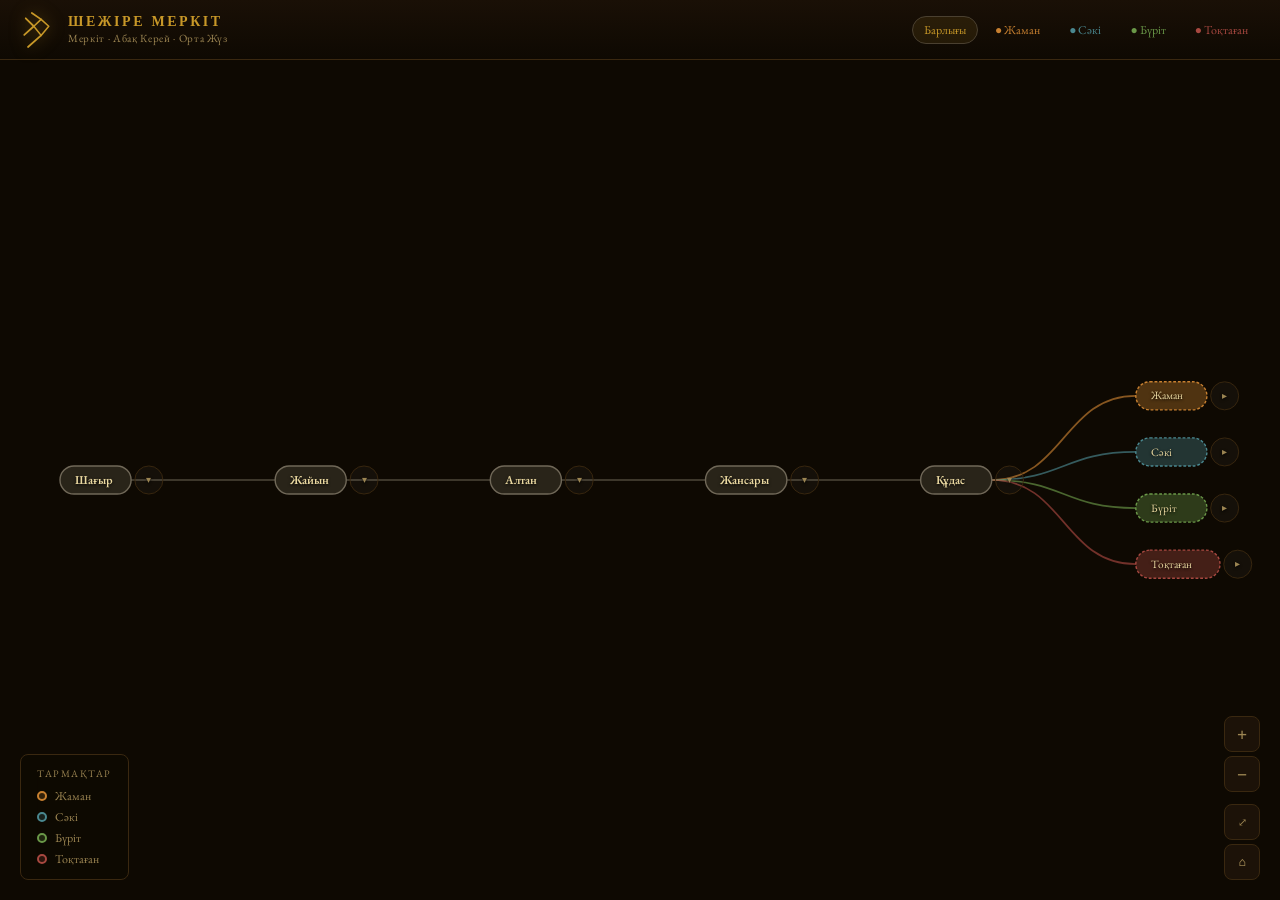
<file: index.html>
<!DOCTYPE html>
<html lang="kk">
<head>
<meta charset="UTF-8">
<meta name="viewport" content="width=device-width, initial-scale=1.0, maximum-scale=1.0, user-scalable=no">
<title>Шежіре Меркіт</title>
<link href="https://fonts.googleapis.com/css2?family=Cinzel:wght@400;600;700&family=EB+Garamond:ital,wght@0,400;0,500;1,400&display=swap" rel="stylesheet">
<link rel="stylesheet" href="css/style.css">
</head>
<body>

<header>
  <svg class="hdr-tamga" width="34" height="40" viewBox="0 0 48 56" fill="none">
    <polygon points="29.8,13 40.6,22.7 29.8,35.6 19.5,22.7" stroke="#C89828" stroke-width="2.2" stroke-linejoin="round"/>
    <line x1="29.8" y1="13"   x2="16.7" y2="4"    stroke="#C89828" stroke-width="2.5" stroke-linecap="round"/>
    <line x1="19.5" y1="22.7" x2="8.1"  y2="11.5" stroke="#C89828" stroke-width="2.5" stroke-linecap="round"/>
    <line x1="19.5" y1="22.7" x2="6"    y2="35"   stroke="#C89828" stroke-width="2.5" stroke-linecap="round"/>
    <line x1="29.8" y1="35.6" x2="11.3" y2="52"   stroke="#C89828" stroke-width="2.5" stroke-linecap="round"/>
  </svg>
  <div class="hdr-title">
    <h1>ШЕЖІРЕ МЕРКІТ</h1>
    <p>Меркіт · Абақ Керей · Орта Жүз</p>
  </div>
  <div class="hdr-filters">
    <button class="bf-btn active" data-branch="all" style="border-color:#4A4030;color:#C89828;background:rgba(200,152,40,.1)">Барлығы</button>
    <button class="bf-btn" data-branch="zhaman" style="color:#C88030">● Жаман</button>
    <button class="bf-btn" data-branch="saki"   style="color:#4A8890">● Сәкі</button>
    <button class="bf-btn" data-branch="buryt"  style="color:#6A9848">● Бүріт</button>
    <button class="bf-btn" data-branch="toktagan" style="color:#A84840">● Тоқтаған</button>
  </div>
</header>

<div class="layout">
  <div id="tree-wrap">
    <svg id="tree-svg"></svg>

    <div class="zoom-controls">
      <button class="zc-btn" id="zc-in">+</button>
      <button class="zc-btn" id="zc-out">−</button>
      <div class="zc-sep"></div>
      <button class="zc-btn" id="zc-fit" style="font-size:11px">⤢</button>
      <button class="zc-btn" id="zc-home" style="font-size:12px">⌂</button>
    </div>

    <div class="legend">
      <div class="legend-title">Тармақтар</div>
      <div class="legend-row"><div class="lc" style="border-color:#C88030;background:rgba(200,128,48,.2)"></div><span>Жаман</span></div>
      <div class="legend-row"><div class="lc" style="border-color:#4A8890;background:rgba(74,136,144,.2)"></div><span>Сәкі</span></div>
      <div class="legend-row"><div class="lc" style="border-color:#6A9848;background:rgba(106,152,72,.2)"></div><span>Бүріт</span></div>
      <div class="legend-row"><div class="lc" style="border-color:#A84840;background:rgba(168,72,64,.2)"></div><span>Тоқтаған</span></div>
    </div>

    <div class="panel" id="panel">
      <button class="panel-close" onclick="closePanel()">×</button>
      <h2 id="pname"></h2>
      <p class="panel-sub" id="psub"></p>
      <div id="pbranch"></div>
      <div class="panel-row">
        <span class="panel-label">Буын</span>
        <span id="pgen"></span>
      </div>
      <div id="pspouses"></div>
      <div class="panel-row" id="pnotef" style="display:none">
        <span class="panel-label">Ескерту</span>
        <span id="pnote"></span>
      </div>
    </div>
  </div>

  <div class="bottom-bar">
    <div class="bottom-bar-inner">
      <div class="mob-branch-row">
        <button class="mbb active" data-branch="all">Барлығы</button>
        <button class="mbb" data-branch="zhaman">● Жаман</button>
        <button class="mbb" data-branch="saki">● Сәкі</button>
        <button class="mbb" data-branch="buryt">● Бүріт</button>
        <button class="mbb" data-branch="toktagan">● Тоқтаған</button>
      </div>
    </div>
  </div>
</div>

<script src="js/d3.min.js"></script>
<script src="js/data.js"></script>
<script src="js/app.js"></script>
</body>
</html>
</file>
<file: css/style.css>
:root{
  --bg:      #0E0902;
  --panel:   #16100A;
  --border:  #2E1C08;
  --border2: #3A2810;
  --gold:    #C89828;
  --gold-hi: #F0C84A;
  --gold-dim:#7A5C16;
  --text:    #EAD8A0;
  --text-dim:#9C8552;
  --female:  #C9648C;
  --wife:    #7B93D1;
}
*{box-sizing:border-box;margin:0;padding:0}
html,body{height:100%;height:100svh;background:var(--bg);color:var(--text);font-family:'EB Garamond',serif;overflow:hidden;-webkit-text-size-adjust:100%}

/* ── HEADER ── */
header{
  display:flex;align-items:center;
  padding:0 20px;height:60px;
  background:linear-gradient(180deg,#1A1006 0%,#0E0902 100%);
  border-bottom:1px solid var(--border2);
  position:relative;z-index:100;gap:14px;flex-shrink:0;
}
.hdr-tamga{filter:drop-shadow(0 0 8px rgba(200,152,40,.5));flex-shrink:0}
.hdr-title{flex:1;min-width:0}
.hdr-title h1{font-family:'Cinzel',serif;font-size:14px;letter-spacing:.18em;color:var(--gold);text-transform:uppercase;line-height:1.1;white-space:nowrap;overflow:hidden;text-overflow:ellipsis}
.hdr-title p{font-size:11px;color:var(--text-dim);letter-spacing:.06em;margin-top:2px}
.hdr-filters{display:flex;gap:5px;align-items:center;flex-shrink:0}
.bf-btn{padding:5px 11px;border-radius:20px;border:1px solid transparent;font-family:'EB Garamond',serif;font-size:12px;cursor:pointer;transition:all .2s;background:transparent;color:var(--text-dim);white-space:nowrap;-webkit-tap-highlight-color:transparent}
.bf-btn:hover{border-color:currentColor}

/* ── LAYOUT ── */
.layout{display:flex;flex-direction:column;height:calc(100vh - 60px);height:calc(100svh - 60px)}
#tree-wrap{flex:1;position:relative;overflow:hidden;min-height:0}
#tree-svg{width:100%;height:100%;cursor:grab}
#tree-svg:active{cursor:grabbing}

/* ── ZOOM CONTROLS ── */
.zoom-controls{position:absolute;bottom:20px;right:20px;display:flex;flex-direction:column;gap:4px;z-index:10}
.zc-btn{width:36px;height:36px;border-radius:8px;background:#1C1208;border:1px solid var(--border2);color:var(--text-dim);font-size:16px;cursor:pointer;display:flex;align-items:center;justify-content:center;transition:all .15s;font-family:monospace;-webkit-tap-highlight-color:transparent}
.zc-btn:hover,.zc-btn:active{background:#2A1A0A;border-color:var(--gold);color:var(--gold)}
.zc-sep{height:4px}

/* ── LEGEND ── */
.legend{position:absolute;bottom:20px;left:20px;z-index:10;background:rgba(14,9,2,.9);border:1px solid var(--border2);border-radius:8px;padding:12px 16px}
.legend-title{font-size:10px;color:var(--text-dim);letter-spacing:.15em;text-transform:uppercase;margin-bottom:8px}
.legend-row{display:flex;align-items:center;gap:8px;margin-bottom:5px}
.legend-row:last-child{margin-bottom:0}
.lc{width:10px;height:10px;border-radius:50%;border:2px solid;flex-shrink:0}
.legend-row span{font-size:12px;color:var(--text-dim)}

/* ── D3 ── */
.link{fill:none;stroke-width:1.8px;opacity:.65}
.link-zhaman{stroke:#C88030}
.link-saki{stroke:#4A8890}
.link-buryt{stroke:#6A9848}
.link-toktagan{stroke:#A84840}
.link-main{stroke:#706858}
.node{cursor:pointer}
.node .node-shape{stroke-width:1.5px;transition:filter .15s,stroke .15s}
.node.hl .node-shape{filter:drop-shadow(0 0 7px var(--gold-hi));stroke:var(--gold-hi)!important}
.node text{font-family:'EB Garamond',serif;font-size:11px;fill:var(--text);pointer-events:none;text-shadow:0 1px 3px rgba(0,0,0,.9)}
.expand-toggle{cursor:pointer}
.expand-hit{fill:rgba(255,255,255,.03);stroke:var(--border2);stroke-width:1;transition:fill .15s,stroke .15s}
.expand-toggle:hover .expand-hit{fill:rgba(200,152,40,.18);stroke:var(--gold)}
.node .expand{font-size:11px;fill:var(--text-dim);pointer-events:none}
.node.search-dim{opacity:.15}
.spouse-tie{stroke:var(--wife);stroke-width:1;fill:none}
.spouse-wrap{cursor:pointer}
.spouse-pill{fill:rgba(123,147,209,.20);stroke:var(--wife);stroke-width:1.2;transition:fill .15s,stroke .15s}
.spouse-wrap:hover .spouse-pill{fill:rgba(123,147,209,.35);stroke:var(--gold-hi)}
.spouse-label{font-family:'EB Garamond',serif;font-size:10px;fill:#C3D0F0;pointer-events:none;font-style:italic}

/* ── INFO PANEL ── */
.panel{position:fixed;top:60px;right:-340px;width:320px;max-width:85vw;height:calc(100% - 60px);
  background:var(--panel);border-left:1px solid var(--border2);z-index:200;
  transition:right .3s ease;overflow-y:auto;padding:28px 22px}
.panel.open{right:0;box-shadow:-8px 0 24px rgba(0,0,0,.4)}
.panel-close{position:absolute;top:12px;right:14px;width:28px;height:28px;border-radius:6px;
  background:transparent;border:1px solid var(--border2);color:var(--text-dim);font-size:16px;
  cursor:pointer;line-height:1;display:flex;align-items:center;justify-content:center}
.panel-close:hover{border-color:var(--gold);color:var(--gold)}
#pname{font-family:'Cinzel',serif;font-size:18px;letter-spacing:.06em;color:var(--gold-hi);margin-top:6px;margin-bottom:4px}
.panel-sub{font-size:12px;color:var(--text-dim);letter-spacing:.05em;margin-bottom:14px}
.branch-tag{display:inline-block;padding:3px 10px;border-radius:20px;font-size:11px;letter-spacing:.04em;margin-bottom:16px}
.panel-row{margin-bottom:12px;padding-bottom:12px;border-bottom:1px solid var(--border)}
.panel-row:last-child{border-bottom:none}
.panel-label{display:block;font-size:9px;color:var(--text-dim);letter-spacing:.15em;text-transform:uppercase;margin-bottom:4px}
.panel-subinfo{display:block;font-size:11px;color:var(--text-dim);margin-top:2px}

/* ── MOBILE BOTTOM BAR ── */
.bottom-bar{display:none;background:#12100A;border-top:1px solid var(--border2);flex-shrink:0}
.bottom-bar-inner{padding:10px 14px calc(10px + env(safe-area-inset-bottom, 0px));display:flex;flex-direction:column;gap:10px}
.mob-branch-row{display:flex;gap:8px;overflow-x:auto;scrollbar-width:none;-ms-overflow-style:none;
  -webkit-mask-image:linear-gradient(to right,#000 calc(100% - 28px),transparent 100%);
  mask-image:linear-gradient(to right,#000 calc(100% - 28px),transparent 100%)}
.mob-branch-row::-webkit-scrollbar{display:none}
.mbb{flex-shrink:0;height:36px;padding:0 14px;border-radius:18px;border:1px solid var(--border2);background:#1A1208;color:var(--text-dim);font-family:'EB Garamond',serif;font-size:13px;cursor:pointer;white-space:nowrap;-webkit-tap-highlight-color:transparent;transition:border-color .15s,color .15s}
.mbb.active{border-color:var(--gold);color:var(--gold)}
.mbb[data-branch="zhaman"].active{border-color:#C88030;color:#C88030}
.mbb[data-branch="saki"].active{border-color:#4A8890;color:#4A8890}
.mbb[data-branch="buryt"].active{border-color:#6A9848;color:#6A9848}
.mbb[data-branch="toktagan"].active{border-color:#A84840;color:#A84840}

/* ── RESPONSIVE ── */
@media(max-width:700px){
  header{height:60px;padding:0 14px}
  .hdr-title p{display:block;white-space:nowrap;overflow:hidden;text-overflow:ellipsis;font-size:10px}
  .hdr-filters{display:none}
  .zoom-controls{display:none}
  .legend{display:none}
  .layout{height:calc(100vh - 60px);height:calc(100svh - 60px)}
  .bottom-bar{display:block}
  #tree-svg{cursor:default;touch-action:none}

  /* Info panel becomes a bottom sheet on mobile instead of a full-height side
     drawer — sized to its content (capped at 70vh) rather than covering nearly
     the whole screen, and it no longer sits on top of the bottom bar. */
  .panel{
    top:auto;left:0;right:0;bottom:0;width:100%;max-width:100%;
    height:auto;max-height:70vh;overflow-y:auto;
    border-left:none;border-top:1px solid var(--border2);
    border-radius:16px 16px 0 0;
    box-shadow:none;
    transform:translateY(100%);transition:transform .3s ease;
    padding-top:22px;
  }
  .panel.open{transform:translateY(0);box-shadow:0 -8px 24px rgba(0,0,0,.5)}
  .panel::before{content:'';position:absolute;top:8px;left:50%;transform:translateX(-50%);
    width:36px;height:4px;border-radius:2px;background:var(--border2)}
  body.panel-open .bottom-bar{display:none}
}
</file>
